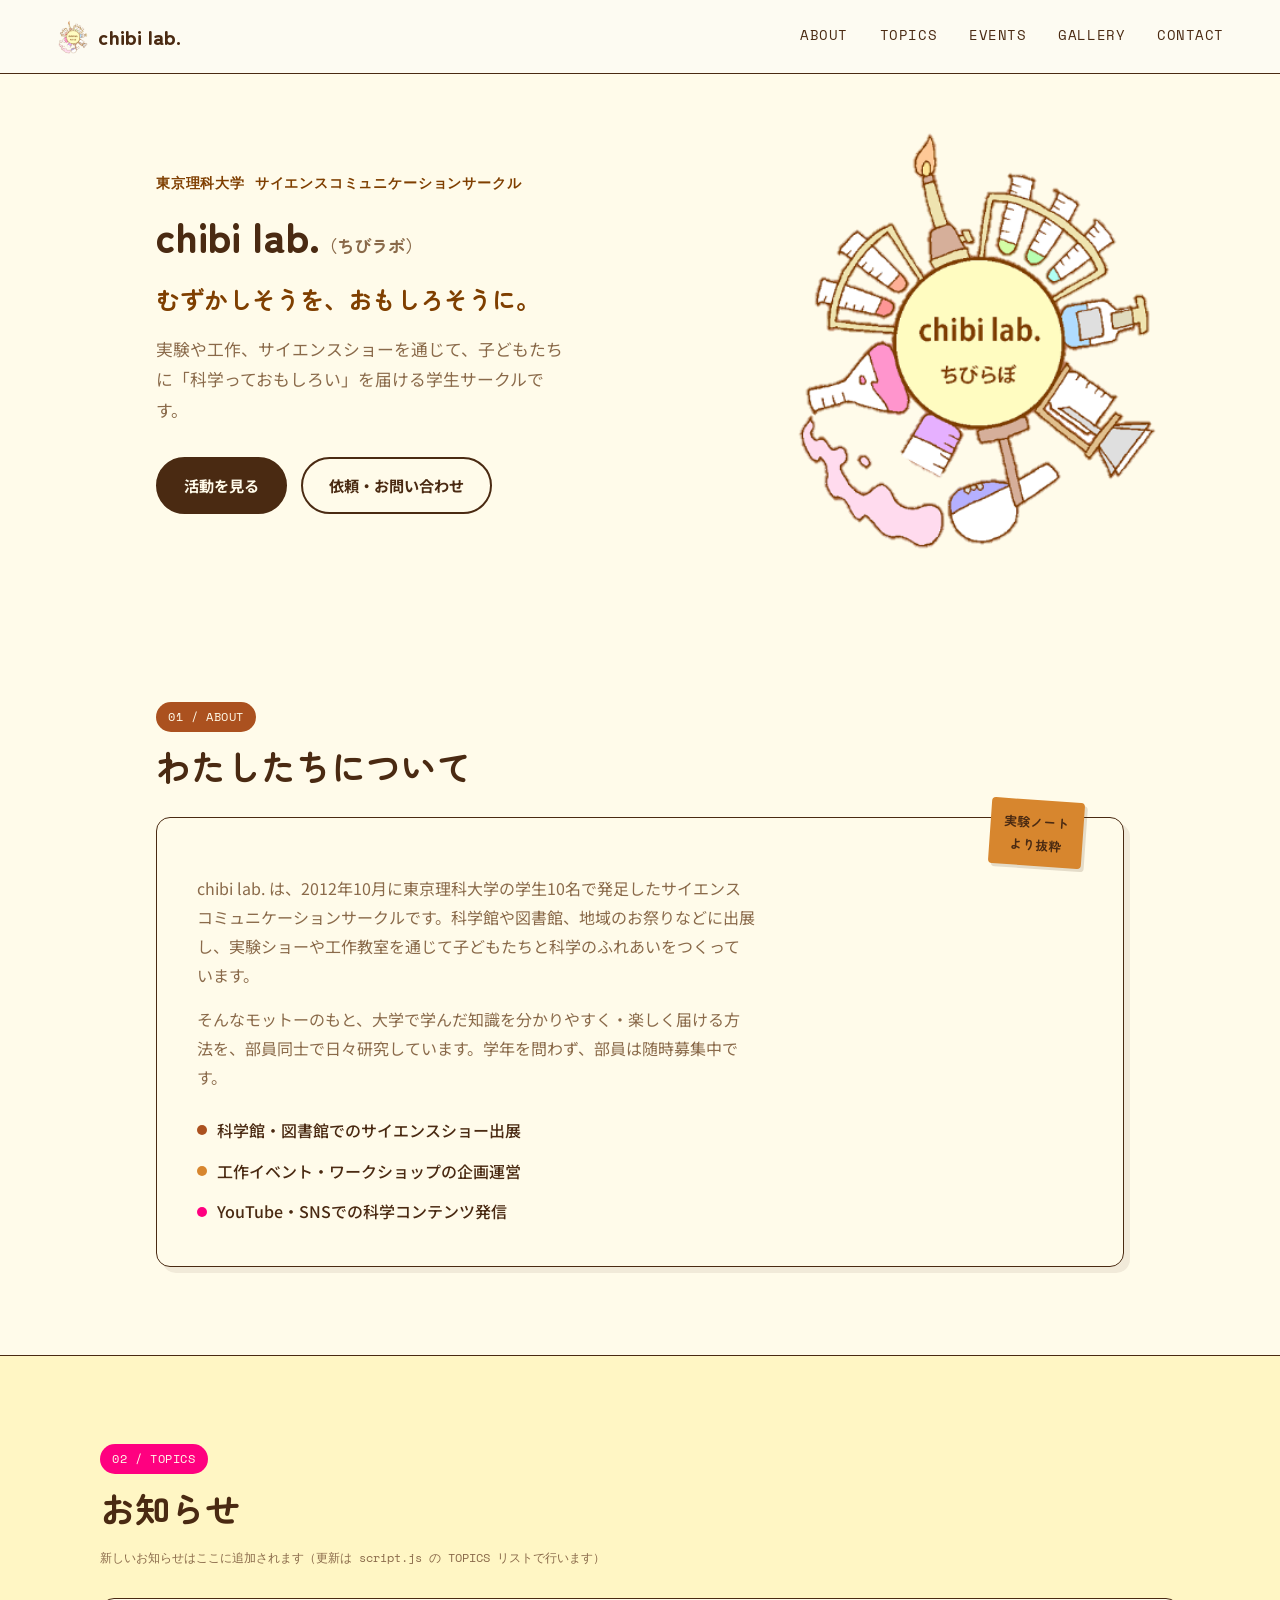
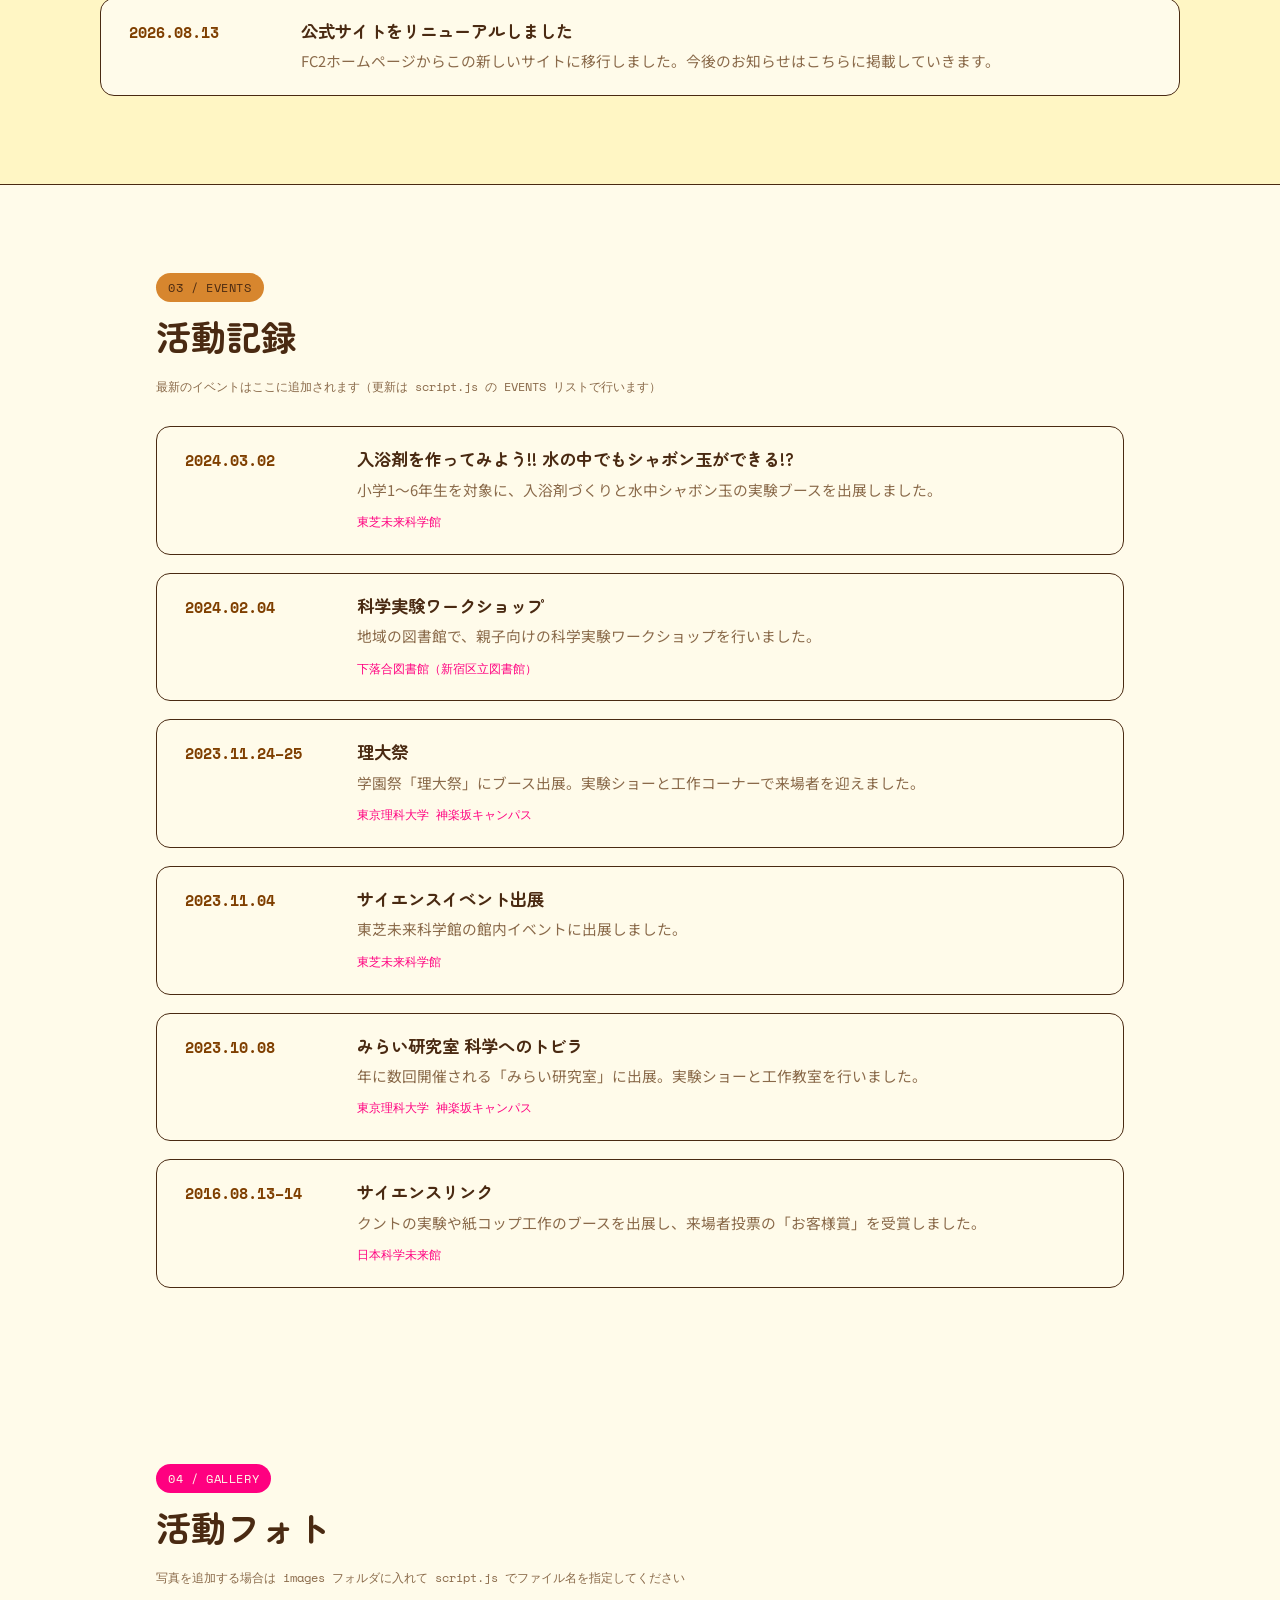
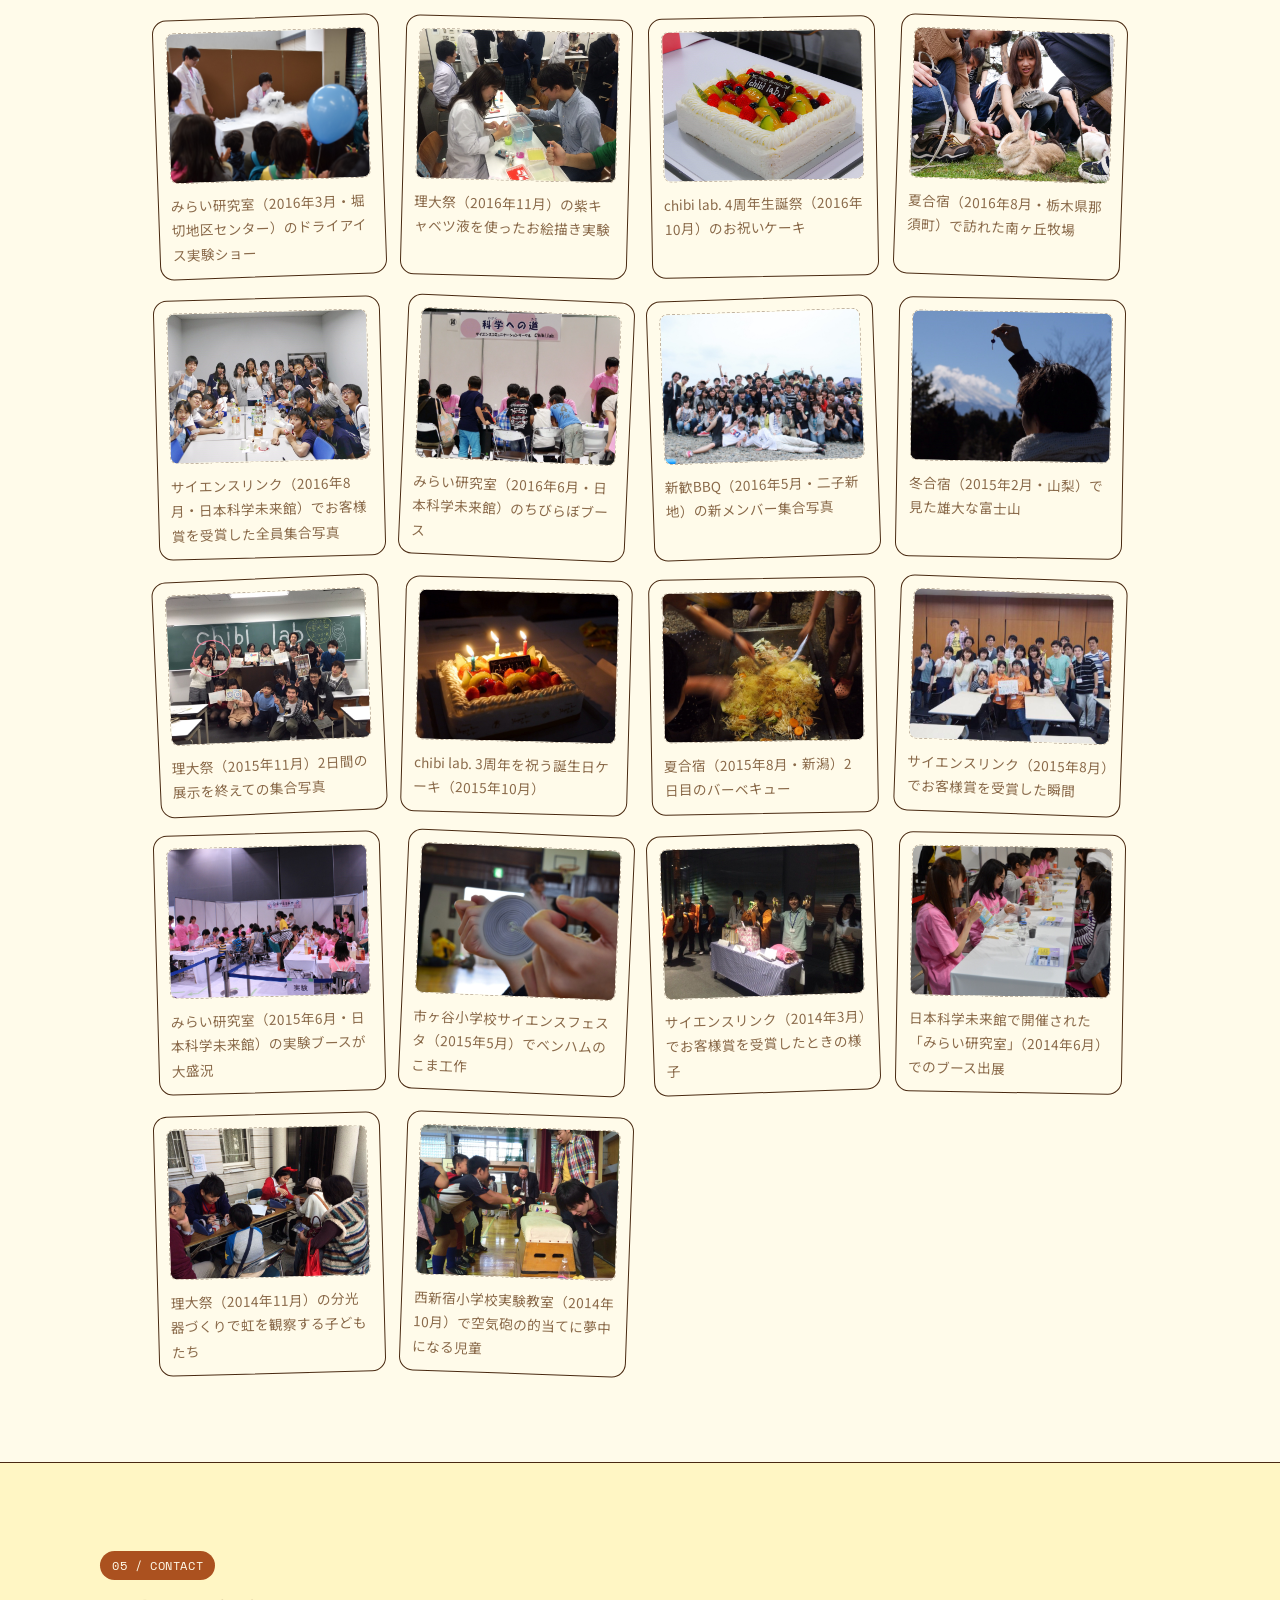
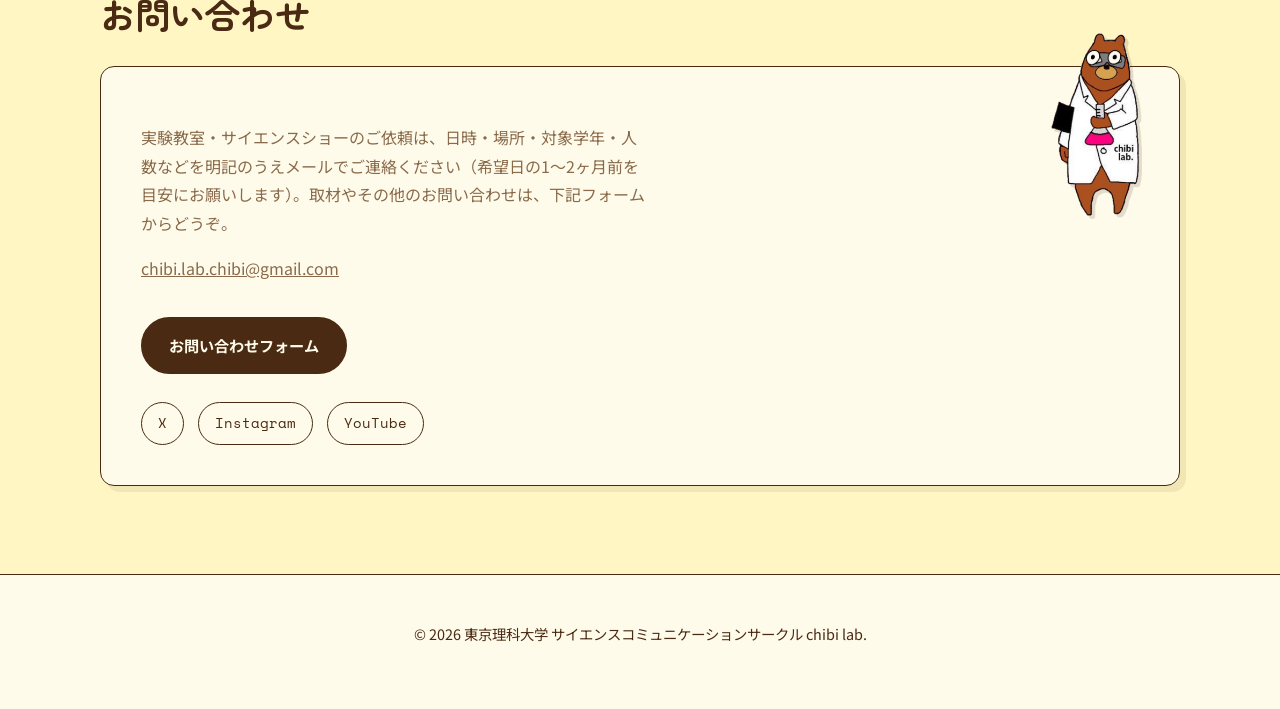
<file: index.html>
<!DOCTYPE html>
<html lang="ja">
<head>
<meta charset="UTF-8">
<meta name="viewport" content="width=device-width, initial-scale=1.0">
<meta name="color-scheme" content="light only">
<meta name="theme-color" content="#FFFBEA">
<link rel="icon" href="images/brand/favicon.png" type="image/png">
<meta name="darkreader-lock" content="">
<title>chibi lab. | 東京理科大学 サイエンスコミュニケーションサークル</title>
<meta name="description" content="東京理科大学 サイエンスコミュニケーションサークル chibi lab. 公式サイト。科学の楽しさを実験やイベントを通じて届けています。">
<meta name="robots" content="noindex, nofollow">

<!-- 
  ============================================
  このファイルについて（後任の方へ）
  ============================================
  ・見た目(色・フォント・レイアウト)は style.css にまとまっています。
  ・ヒーローの文言、ABOUT本文、お知らせ(TOPICS)、イベント情報、ギャラリーの
    写真キャプション、お問い合わせ文言など「よく更新する文章」は
    script.js の一番上に SITE / TOPICS / EVENTS / GALLERY としてまとめてあります。
    HTMLをいじらなくても script.js の中身を書き換えるだけで反映されます。
  ・GALLERYとCONTACTの間には、SECTIONS を使って自由に新しいセクション
    （工作紹介・リンク集など）を追加できます（#custom-sections に自動挿入）。
  ・ABOUT/TOPICS/EVENTS/GALLERYの表示順そのものも、script.js の
    SECTION_ORDER を書き換えるだけで自由に入れ替えられます。
  ・くわしい更新手順は README.md を見てください。
  ============================================
-->

<link rel="preconnect" href="https://fonts.googleapis.com">
<link rel="preconnect" href="https://fonts.gstatic.com" crossorigin>
<link href="https://fonts.googleapis.com/css2?family=Zen+Maru+Gothic:wght@500;700;900&family=Noto+Sans+JP:wght@400;500;700&family=Space+Mono:wght@400;700&display=swap" rel="stylesheet">
<link rel="stylesheet" href="style.css">
</head>
<body>

<!-- ノート方眼の背景レイヤー -->
<div class="grid-bg" aria-hidden="true"></div>

<!-- ヘッダー -->
<header class="site-header">
  <a href="#top" class="logo">
    <img class="logo-badge" src="images/brand/logo.png" alt="" width="34" height="34">
    <span>chibi lab.</span>
  </a>
  <nav class="site-nav">
    <a href="#about">ABOUT</a>
    <a href="#topics">TOPICS</a>
    <a href="#events">EVENTS</a>
    <a href="#gallery">GALLERY</a>
    <a href="#contact">CONTACT</a>
  </nav>
  <button class="nav-toggle" aria-label="メニューを開く" aria-expanded="false">
    <span></span><span></span><span></span>
  </button>
</header>

<main id="top">

  <!-- ヒーロー -->
  <section class="hero">
    <div class="hero-text">
      <h1><span class="hero-org" id="hero-org">東京理科大学 サイエンスコミュニケーションサークル</span>chibi lab.<span class="hero-kana" id="hero-kana">（ちびラボ）</span></h1>
      <p class="hero-tagline" id="hero-tagline">むずかしそうを、おもしろそうに。</p>
      <p class="hero-lead" id="hero-lead">
        実験や工作、サイエンスショーを通じて、子どもたちに
        「科学っておもしろい」を届ける学生サークルです。
      </p>
      <div class="hero-actions">
        <a href="#events" class="btn btn-primary">活動を見る</a>
        <a href="#contact" class="btn btn-ghost">依頼・お問い合わせ</a>
      </div>
    </div>

    <div class="hero-visual">
      <img class="hero-logo" src="images/brand/logo.png" alt="chibi lab.（ちびらぼ）" width="330" height="379">
    </div>
  </section>

  <!-- ABOUT -->
  <section id="about" class="section">
    <div class="section-head">
      <span class="tag tag-teal" id="about-tag">01 / ABOUT</span>
      <h2>わたしたちについて</h2>
    </div>

    <div class="notebook-card about-card">
      <div class="sticky-note">実験ノート<br>より抜粋</div>
      <p id="about-body-1">
        chibi lab. は、2012年10月に東京理科大学の学生10名で発足した
        サイエンスコミュニケーションサークルです。科学館や図書館、地域のお祭りなどに
        出展し、実験ショーや工作教室を通じて子どもたちと科学のふれあいをつくっています。
      </p>
      <p id="about-body-2">
        そんなモットーのもと、大学で学んだ知識を分かりやすく・楽しく届ける方法を、
        部員同士で日々研究しています。所属大学・学年を問わず、部員は随時募集中です。
      </p>
      <ul class="about-points">
        <li><span class="dot dot-teal"></span><span id="about-point-1">科学館・図書館でのサイエンスショー出展</span></li>
        <li><span class="dot dot-amber"></span><span id="about-point-2">工作イベント・ワークショップの企画運営</span></li>
        <li><span class="dot dot-magenta"></span><span id="about-point-3">YouTube・SNSでの科学コンテンツ発信</span></li>
      </ul>
    </div>
  </section>

  <!-- TOPICS -->
  <section id="topics" class="section section-alt">
    <div class="section-head">
      <span class="tag tag-magenta" id="topics-tag">02 / TOPICS</span>
      <h2>お知らせ</h2>
    </div>
    <p class="section-note">新しいお知らせはここに追加されます（更新は script.js の TOPICS リストで行います）</p>

    <div id="topics-list" class="events-list">
      <!-- JSで自動生成されます -->
    </div>
  </section>

  <!-- EVENTS -->
  <section id="events" class="section">
    <div class="section-head">
      <span class="tag tag-amber" id="events-tag">03 / EVENTS</span>
      <h2>活動記録</h2>
    </div>
    <p class="section-note">最新のイベントはここに追加されます（更新は script.js の EVENTS リストで行います）</p>

    <div id="events-list" class="events-list">
      <!-- JSで自動生成されます -->
    </div>
  </section>

  <!-- GALLERY -->
  <section id="gallery" class="section">
    <div class="section-head">
      <span class="tag tag-magenta" id="gallery-tag">04 / GALLERY</span>
      <h2>活動フォト</h2>
    </div>
    <p class="section-note">写真を追加する場合は images フォルダに入れて script.js でファイル名を指定してください</p>

    <div id="gallery-grid" class="gallery-grid">
      <!-- JSで自動生成されます -->
    </div>
  </section>

  <!-- 追加セクション（script.js の SECTIONS で自由に増やせます） -->
  <div id="custom-sections"></div>

  <!-- CONTACT -->
  <section id="contact" class="section section-alt">
    <div class="section-head">
      <span class="tag tag-teal" id="contact-tag">05 / CONTACT</span>
      <h2>お問い合わせ</h2>
    </div>

    <div class="notebook-card contact-card">
      <img class="contact-mascot" src="images/brand/mascot-odoroki.png" alt="" width="88" height="150">
      <p id="contact-body">
        実験教室・サイエンスショーのご依頼は、日時・場所・対象学年・人数などを明記のうえ
        メールでご連絡ください（希望日の1〜2ヶ月前を目安にお願いします）。<br>
        取材やその他のお問い合わせは、下記フォームからどうぞ。
      </p>
      <p><a href="mailto:chibi.lab.chibi@gmail.com" id="contact-email">chibi.lab.chibi@gmail.com</a></p>
      <a href="https://docs.google.com/forms/d/e/1FAIpQLSfsTu5M_ln2tvkn-N3_2mbyWaHF6K3KrXiTiSE6LW2xmBJP7Q/viewform" class="btn btn-primary contact-btn" id="contact-form-link" target="_blank" rel="noopener">お問い合わせフォーム</a>

      <div class="sns-row">
        <a href="https://twitter.com/chibi_lab" id="sns-x" aria-label="X（Twitter）" target="_blank" rel="noopener">X</a>
        <a href="https://www.instagram.com/chibi_lab/" id="sns-instagram" aria-label="Instagram" target="_blank" rel="noopener">Instagram</a>
        <a href="https://www.youtube.com/channel/UCPiOUgdJ0pQmk5F_H9Do_Ig" id="sns-youtube" aria-label="YouTube" target="_blank" rel="noopener">YouTube</a>
      </div>
    </div>
  </section>

</main>

<footer class="site-footer">
  <p>&copy; <span id="year"></span> 東京理科大学 サイエンスコミュニケーションサークル chibi lab.</p>
</footer>

<script src="script.js"></script>
</body>
</html>
</file>
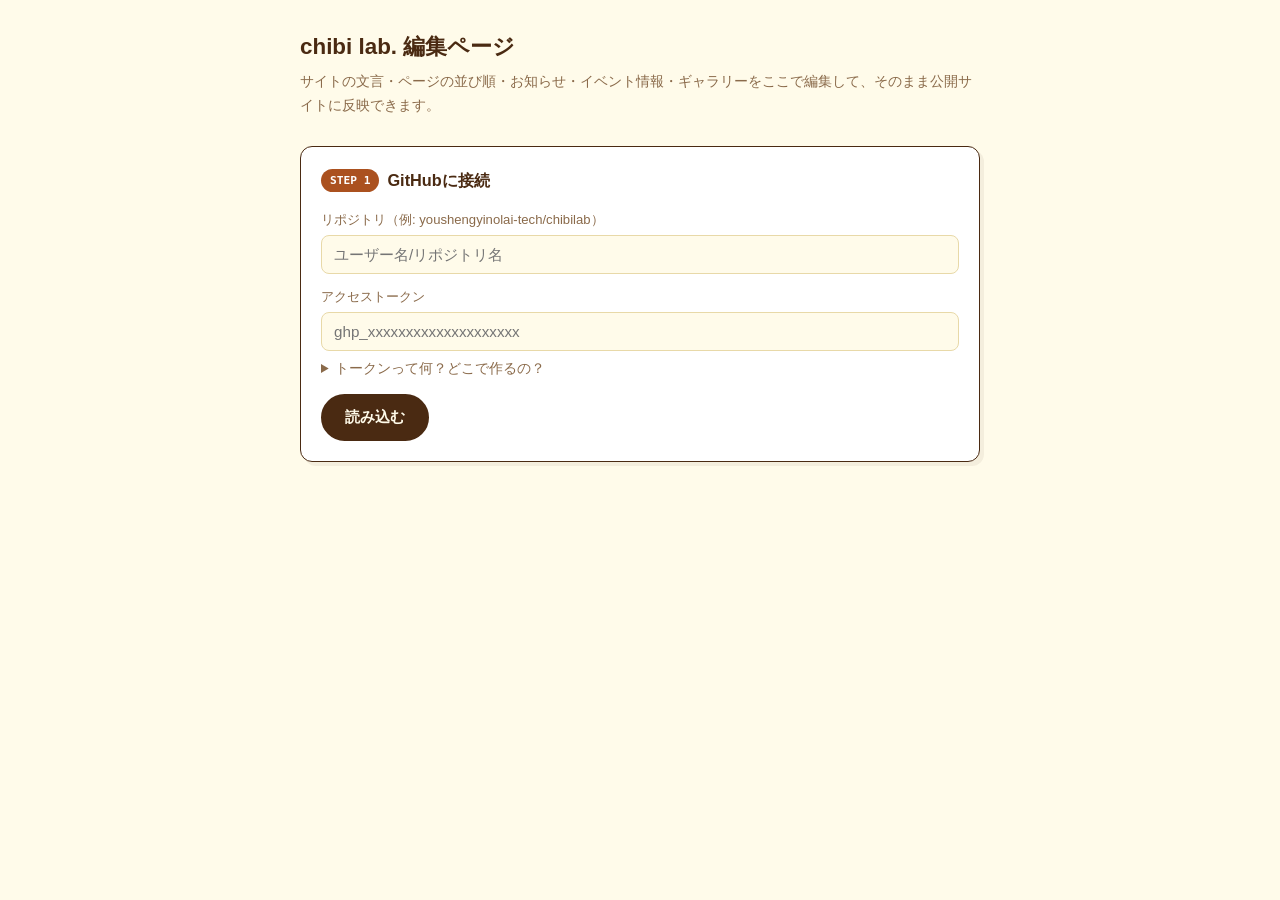
<file: admin.html>
<!DOCTYPE html>
<html lang="ja">
<head>
<meta charset="UTF-8">
<meta name="viewport" content="width=device-width, initial-scale=1.0">
<meta name="color-scheme" content="light only">
<meta name="theme-color" content="#FFFBEA">
<meta name="darkreader-lock" content="">
<title>chibi lab. 編集ページ（管理用・非公開推奨）</title>
<meta name="robots" content="noindex, nofollow">

<!--
  ============================================================
  このページについて
  ------------------------------------------------------------
  ・サイトの文言（ヒーロー・ABOUT・お問い合わせ）、お知らせ、イベント情報、
    ギャラリーを、コードを見ずに書き換えられる「編集フォーム」です。
  ・お知らせは「＋ お知らせを追加」で自由に何件でも追加でき、画像を付ける
    こともできます。
  ・「プレビュー」ボタンで、保存する前に実際の見た目をその場で確認できます。
  ・保存ボタンを押すと、GitHub上の script.js を直接書き換えて
    本番サイトに反映します（1〜2分で公開サイトに反映されます）。
  ・このページ自体は index.html / style.css / script.js と同じ
    リポジトリに admin.html（この見た目）＋ admin.js（この画面の処理）の
    2ファイルとして置いて使います。動作の中身を見たい・直したいときは
    admin.js を開いてください。
  ・くわしい使い方は README.md を見てください。
  ============================================================
-->

<style>
:root {
  --paper: #FFFBEA;
  --paper-alt: #FFF6C4;
  --ink: #4A2A12;
  --ink-soft: #8A6A4A;
  --teal: #AB511F;
  --teal-dark: #7F3F00;
  --amber: #D7862E;
  --magenta: #FF0080;
  --border: #E8D9A8;
  --radius: 12px;
}
* { box-sizing: border-box; }
html { background: var(--paper); color-scheme: light only; }
body {
  margin: 0;
  font-family: "Noto Sans JP", sans-serif;
  background: var(--paper);
  color: var(--ink);
  line-height: 1.7;
}
.wrap { max-width: 720px; margin: 0 auto; padding: 28px 20px 80px; }

h1 { font-size: 1.4rem; margin: 0 0 4px; }
.sub { color: var(--ink-soft); font-size: 0.88rem; margin: 0 0 28px; }

.panel {
  background: #fff;
  border: 1.5px solid var(--ink);
  border-radius: var(--radius);
  padding: 20px;
  margin-bottom: 22px;
  box-shadow: 4px 4px 0 rgba(74,42,18,0.06);
}

.panel h2 {
  font-size: 1.02rem;
  margin: 0 0 14px;
  display: flex;
  align-items: center;
  gap: 8px;
}

.badge {
  font-size: 0.7rem;
  font-family: monospace;
  padding: 2px 9px;
  border-radius: 999px;
  background: var(--teal);
  color: #fff;
}

label {
  display: block;
  font-size: 0.82rem;
  color: var(--ink-soft);
  margin: 12px 0 4px;
}
label:first-of-type { margin-top: 0; }

input[type=text], input[type=password], textarea {
  width: 100%;
  padding: 10px 12px;
  border: 1.5px solid var(--border);
  border-radius: 8px;
  font-family: inherit;
  font-size: 0.95rem;
  background: var(--paper);
  color: var(--ink);
}
textarea { resize: vertical; min-height: 60px; }
input:focus, textarea:focus {
  outline: none;
  border-color: var(--teal);
}

.event-card, .gallery-card {
  border: 1.5px solid var(--border);
  border-radius: 10px;
  padding: 14px 16px;
  margin-bottom: 12px;
  position: relative;
  background: var(--paper-alt);
  touch-action: none;
}

.section-card {
  border: 1.5px solid var(--ink);
  border-radius: 10px;
  padding: 16px 18px;
  margin-bottom: 16px;
  position: relative;
  background: #fff;
  touch-action: none;
}

.event-card input, .event-card textarea,
.gallery-card input,
.section-card > input, .section-card > textarea {
  touch-action: auto;
}

.items-editor { margin-top: 8px; }
.items-editor .event-card { background: var(--paper); }

.remove-btn {
  position: absolute;
  top: 10px;
  right: 10px;
  background: none;
  border: none;
  color: var(--magenta);
  font-size: 0.8rem;
  cursor: pointer;
  font-family: monospace;
}
.remove-btn:hover { text-decoration: underline; }

.add-btn {
  display: block;
  width: 100%;
  padding: 12px;
  border: 1.5px dashed var(--ink-soft);
  border-radius: 8px;
  background: none;
  color: var(--ink-soft);
  font-weight: 700;
  cursor: pointer;
  margin-top: 4px;
}
.add-btn:hover { border-color: var(--teal); color: var(--teal-dark); }

.row2 { display: grid; grid-template-columns: 1fr 1fr; gap: 12px; }

.image-field-row {
  display: flex;
  align-items: center;
  gap: 10px;
  margin-top: 6px;
  flex-wrap: wrap;
}
.image-thumb {
  width: 56px;
  height: 56px;
  object-fit: cover;
  border-radius: 6px;
  border: 1.5px solid var(--border);
  background: var(--paper);
}
.image-upload-btn {
  display: inline-block;
  padding: 8px 14px;
  border: 1.5px dashed var(--ink-soft);
  border-radius: 8px;
  color: var(--ink-soft);
  font-size: 0.85rem;
  font-weight: 700;
  cursor: pointer;
  white-space: nowrap;
}
.image-upload-btn:hover { border-color: var(--teal); color: var(--teal-dark); }
.image-upload-status {
  font-size: 0.8rem;
  font-family: monospace;
  color: var(--ink-soft);
}
.image-upload-status.busy { color: var(--teal-dark); }
.image-upload-status.err { color: var(--magenta); }

.save-bar {
  position: sticky;
  bottom: 0;
  background: var(--paper);
  border-top: 1.5px solid var(--ink);
  padding: 14px 20px;
  margin: 0 -20px -80px;
  display: flex;
  gap: 10px;
  align-items: center;
}

.preview-overlay {
  position: fixed;
  inset: 0;
  z-index: 100;
  background: rgba(29, 20, 10, 0.6);
  display: flex;
  flex-direction: column;
  padding: 16px;
}

.preview-bar {
  display: flex;
  justify-content: space-between;
  align-items: center;
  gap: 12px;
  color: #fff;
  font-size: 0.85rem;
  margin-bottom: 10px;
}

.preview-bar .btn {
  padding: 8px 18px;
  background: var(--paper);
}

.preview-frame {
  flex: 1;
  width: 100%;
  border: none;
  border-radius: 10px;
  background: #fff;
}

.btn {
  padding: 12px 22px;
  border-radius: 999px;
  border: 2px solid var(--ink);
  font-weight: 700;
  cursor: pointer;
  font-size: 0.92rem;
}
.btn-primary { background: var(--ink); color: var(--paper); }
.btn-primary:disabled { opacity: 0.5; cursor: default; }
.btn:disabled { opacity: 0.45; cursor: default; }

.drag-handle {
  cursor: grab;
  display: inline-block;
  padding: 6px 10px;
  margin-right: 6px;
  border-radius: 4px;
  color: var(--ink-soft);
  font-size: 0.95rem;
  user-select: none;
  vertical-align: middle;
  touch-action: none;
}
.drag-handle:hover { background: var(--border); color: var(--ink); }
.drag-handle:active { cursor: grabbing; }

.card-dragging {
  opacity: 0.92;
  box-shadow: 0 8px 18px rgba(74,42,18,0.28);
  position: relative;
  z-index: 2;
}

.status {
  font-size: 0.85rem;
  font-family: monospace;
}
.status.ok { color: var(--teal-dark); }
.status.err { color: var(--magenta); }
.status.busy { color: var(--ink-soft); }

.setup-note {
  font-size: 0.82rem;
  color: var(--ink-soft);
  background: var(--paper-alt);
  border-radius: 8px;
  padding: 12px 14px;
  margin-top: 10px;
}
.setup-note a { color: var(--teal-dark); }

details summary {
  cursor: pointer;
  font-size: 0.85rem;
  color: var(--ink-soft);
  margin-top: 6px;
}
</style>
</head>
<body>
<div class="wrap">
  <h1>chibi lab. 編集ページ</h1>
  <p class="sub">サイトの文言・ページの並び順・お知らせ・イベント情報・ギャラリーをここで編集して、そのまま公開サイトに反映できます。</p>

  <!-- 接続設定 -->
  <div class="panel">
    <h2><span class="badge">STEP 1</span> GitHubに接続</h2>
    <label>リポジトリ（例: youshengyinolai-tech/chibilab）</label>
    <input type="text" id="repoInput" placeholder="ユーザー名/リポジトリ名">

    <label>アクセストークン</label>
    <input type="password" id="tokenInput" placeholder="ghp_xxxxxxxxxxxxxxxxxxxx">

    <details>
      <summary>トークンって何？どこで作るの？</summary>
      <div class="setup-note">
        GitHubの「Settings → Developer settings → Personal access tokens →
        Fine-grained tokens」から発行できます。<br>
        このリポジトリだけに絞った権限（Contents: Read and write）で作れば、
        万一トークンが漏れても他のリポジトリには影響しません。<br>
        発行したトークンはこのページのブラウザに保存されるだけで、
        外部には送信されません（GitHub本体との通信のみです）。
      </div>
    </details>

    <button class="btn btn-primary" id="connectBtn" style="margin-top:14px;">読み込む</button>
    <span class="status" id="connectStatus"></span>
  </div>

  <!-- サイト文言編集 -->
  <div class="panel" id="sitePanel" style="display:none;">
    <h2><span class="badge">STEP 2</span> サイト全体の文言</h2>

    <label>団体名（見出し上部の小さい文字）</label>
    <input type="text" id="site-heroOrg">

    <label>読み仮名（「chibi lab.」の後ろにつく文字）</label>
    <input type="text" id="site-heroKana">

    <label>キャッチコピー</label>
    <input type="text" id="site-heroTagline">

    <label>ヒーローの説明文</label>
    <textarea id="site-heroLead"></textarea>

    <label>ABOUT本文（1段落目）</label>
    <textarea id="site-aboutBody1"></textarea>

    <label>ABOUT本文（2段落目）</label>
    <textarea id="site-aboutBody2"></textarea>

    <label>ABOUTの活動ポイント（3つ）</label>
    <input type="text" id="site-aboutPoint1" style="margin-bottom:8px;">
    <input type="text" id="site-aboutPoint2" style="margin-bottom:8px;">
    <input type="text" id="site-aboutPoint3">

    <label>お問い合わせ本文</label>
    <textarea id="site-contactBody"></textarea>

    <label>お問い合わせメールアドレス</label>
    <input type="text" id="site-contactEmail">

    <label>お問い合わせフォームURL</label>
    <input type="text" id="site-contactFormUrl">

    <label>X（Twitter）URL</label>
    <input type="text" id="site-snsX" style="margin-bottom:8px;">
    <label>Instagram URL</label>
    <input type="text" id="site-snsInstagram" style="margin-bottom:8px;">
    <label>YouTube URL</label>
    <input type="text" id="site-snsYoutube">
  </div>

  <!-- ページの並び順 -->
  <div class="panel" id="orderPanel" style="display:none;">
    <h2><span class="badge" style="background:var(--magenta);">STEP 3</span> ページの並び順</h2>
    <p class="setup-note">
      ABOUT・お知らせ・イベント情報・ギャラリー・STEP7で作った追加セクションの
      表示順を、ドラッグで自由に入れ替えられます（並び順はナビゲーションにも
      反映されます）。追加セクションをABOUTより上に持ってくることもできます。
      固定ブロックの「非表示にする」を押すと、そのブロックごとサイトから消せます
      （中身は消えず、いつでも下のボタンから元に戻せます）。
    </p>
    <div id="orderList"></div>
    <div id="hiddenOrderList" style="margin-top:12px;"></div>
  </div>

  <!-- お知らせ編集 -->
  <div class="panel" id="topicsPanel" style="display:none;">
    <h2><span class="badge" style="background:var(--amber);color:var(--ink);">STEP 4</span> お知らせ</h2>
    <div id="topicsList"></div>
    <button class="add-btn" id="addTopicBtn">＋ お知らせを追加</button>
  </div>

  <!-- イベント編集 -->
  <div class="panel" id="eventsPanel" style="display:none;">
    <h2><span class="badge" style="background:var(--magenta);">STEP 5</span> イベント情報</h2>
    <div id="eventsList"></div>
    <button class="add-btn" id="addEventBtn">＋ イベントを追加</button>
  </div>

  <!-- ギャラリー編集 -->
  <div class="panel" id="galleryPanel" style="display:none;">
    <h2><span class="badge">STEP 6</span> ギャラリー</h2>
    <div id="galleryList"></div>
    <button class="add-btn" id="addPhotoBtn">＋ 写真を追加</button>
  </div>

  <!-- 追加セクション編集 -->
  <div class="panel" id="sectionsPanel" style="display:none;">
    <h2><span class="badge" style="background:var(--amber);color:var(--ink);">STEP 7</span> 新しいセクション</h2>
    <p class="setup-note">
      ABOUTやEVENTSと同じように、独立した新しいセクションをいくつでも自由に
      追加できます（工作紹介、リンク集、クイズなど）。上のナビゲーションにも
      自動で追加されます。サイト上でどこに表示するか（一番上にする、GALLERYの
      後ろにする等）や、不要になったセクションの削除は
      「STEP 3 ページの並び順」からまとめて操作できます。
    </p>
    <div id="sectionsList"></div>
    <button class="add-btn" id="addSectionBtn">＋ セクションを追加</button>
  </div>

  <div class="save-bar" id="saveBar" style="display:none;">
    <button class="btn" id="undoBtn" disabled>↶ 元に戻す</button>
    <button class="btn" id="restoreBtn">読み込み時点に復元</button>
    <button class="btn" id="previewBtn">プレビュー</button>
    <button class="btn btn-primary" id="saveBtn">保存してサイトに反映</button>
    <span class="status" id="saveStatus"></span>
  </div>
</div>

<!-- プレビュー -->
<div class="preview-overlay" id="previewOverlay" style="display:none;">
  <div class="preview-bar">
    <span>プレビュー（まだ保存されていません。実際の見た目の確認用です）</span>
    <button class="btn" id="closePreviewBtn">閉じる</button>
  </div>
  <iframe id="previewFrame" class="preview-frame" title="プレビュー"></iframe>
</div>

<script src="admin.js"></script>
</body>
</html>
</file>
<file: style.css>
/* ============================================================
   chibi lab. デモサイト スタイル
   ------------------------------------------------------------
   トークン（色・フォント）はすべて :root にまとめてあります。
   色を変えたい時はここだけ触れば全体に反映されます。
   ============================================================ */

:root {
  /* カラー：ロゴ＆ラボくま君から抽出したブランドカラー */
  --paper:      #FFFBEA;
  --paper-alt:  #FFF6C4;
  --ink:        #4A2A12;
  --ink-soft:   #8A6A4A;
  --grid-line:  #F0E2B0;

  --teal:       #AB511F;
  --teal-dark:  #7F3F00;
  --amber:      #D7862E;
  --magenta:    #FF0080;

  --font-display: "Zen Maru Gothic", sans-serif;
  --font-body:    "Noto Sans JP", sans-serif;
  --font-mono:    "Space Mono", monospace;

  --radius: 14px;
  --max-width: 1080px;
}

* { box-sizing: border-box; }

html {
  scroll-behavior: smooth;
  background-color: #FFFBEA !important;
  color-scheme: light only;
}

body {
  background-color: #FFFBEA !important;
  color: #4A2A12 !important;
}

@media (prefers-reduced-motion: reduce) {
  html { scroll-behavior: auto; }
  * { animation-duration: 0.001ms !important; transition-duration: 0.001ms !important; }
}

body {
  margin: 0;
  font-family: var(--font-body);
  color: var(--ink);
  background: var(--paper);
  line-height: 1.8;
  -webkit-font-smoothing: antialiased;
}

h1, h2, h3 {
  font-family: var(--font-display);
  margin: 0;
  line-height: 1.35;
}

a { color: inherit; }

/* 方眼ノート背景 */
.grid-bg {
  position: fixed;
  inset: 0;
  z-index: -1;
  background-image:
    linear-gradient(var(--grid-line) 1px, transparent 1px),
    linear-gradient(90deg, var(--grid-line) 1px, transparent 1px);
  background-size: 28px 28px;
  opacity: 0.55;
}

/* ============ ヘッダー ============ */
.site-header {
  position: sticky;
  top: 0;
  z-index: 50;
  display: flex;
  align-items: center;
  justify-content: space-between;
  padding: 18px clamp(20px, 5vw, 56px);
  background: rgba(253, 251, 243, 0.88);
  backdrop-filter: blur(6px);
  border-bottom: 1.5px solid var(--ink);
}

.logo {
  display: flex;
  align-items: center;
  gap: 8px;
  text-decoration: none;
  color: var(--ink);
  font-family: var(--font-display);
  font-weight: 900;
  font-size: 1.3rem;
}

.logo-badge { width: 34px; height: 34px; object-fit: contain; }

.site-nav {
  display: flex;
  gap: clamp(16px, 3vw, 32px);
  font-family: var(--font-mono);
  font-size: 0.85rem;
  letter-spacing: 0.04em;
}

.site-nav a {
  text-decoration: none;
  position: relative;
  padding-bottom: 3px;
}

.site-nav a::after {
  content: "";
  position: absolute;
  left: 0; right: 0; bottom: -2px;
  height: 2px;
  background: var(--magenta);
  transform: scaleX(0);
  transform-origin: left;
  transition: transform 0.25s ease;
}

.site-nav a:hover::after,
.site-nav a:focus-visible::after { transform: scaleX(1); }

.nav-toggle {
  display: none;
  flex-direction: column;
  gap: 5px;
  background: none;
  border: none;
  cursor: pointer;
  padding: 6px;
}
.nav-toggle span {
  width: 24px; height: 2.5px;
  background: var(--ink);
  border-radius: 2px;
}

/* ============ ヒーロー ============ */
.hero {
  position: relative;
  max-width: var(--max-width);
  margin: 0 auto;
  padding: clamp(48px, 8vw, 100px) clamp(20px, 5vw, 56px);
  overflow: hidden;
}

.hero-text {
  position: relative;
  z-index: 1;
  max-width: 620px;
}

.hero h1 {
  font-size: clamp(1.8rem, 4vw, 2.6rem);
  font-weight: 900;
  color: var(--ink);
}

.hero-org {
  display: block;
  font-family: var(--font-mono);
  font-weight: 700;
  color: var(--teal-dark);
  font-size: 0.85rem;
  letter-spacing: 0.06em;
  margin: 0 0 14px;
}

.hero-kana {
  font-size: 0.42em;
  font-weight: 700;
  color: var(--ink-soft);
}

.hero-tagline {
  margin: 14px 0 0;
  font-family: var(--font-display);
  font-weight: 700;
  font-size: clamp(1.15rem, 2.4vw, 1.5rem);
  color: var(--teal-dark);
}

.hero-lead {
  margin: 14px 0 32px;
  color: var(--ink-soft);
  font-size: 1.05rem;
  max-width: 46ch;
}

.hero-actions { display: flex; gap: 14px; flex-wrap: wrap; }

.btn {
  display: inline-block;
  padding: 13px 26px;
  border-radius: 999px;
  text-decoration: none;
  font-weight: 700;
  font-size: 0.95rem;
  border: 2px solid var(--ink);
  transition: transform 0.15s ease, box-shadow 0.15s ease;
}
.btn:hover, .btn:focus-visible { transform: translateY(-2px); }
.btn:focus-visible { outline: 3px solid var(--teal); outline-offset: 2px; }

.btn-primary {
  background: var(--ink);
  color: var(--paper);
}
.btn-primary:hover { box-shadow: 4px 4px 0 var(--magenta); }

.btn-ghost {
  background: transparent;
  color: var(--ink);
}
.btn-ghost:hover { box-shadow: 4px 4px 0 var(--teal); }

.hero-visual {
  position: absolute;
  top: 50%;
  right: clamp(0px, 1vw, 24px);
  transform: translateY(-50%);
  z-index: 0;
  pointer-events: none;
}

.hero-logo {
  width: min(380px, 40vw);
  height: auto;
  animation: float 4s ease-in-out infinite;
}

@media (max-width: 900px) {
  .hero-visual { position: static; transform: none; margin-top: 32px; text-align: center; }
  .hero-logo { width: min(320px, 70vw); }
  .hero-text { max-width: none; }
}

@keyframes float {
  0%, 100% { transform: translateY(0); }
  50%      { transform: translateY(-10px); }
}

/* ============ セクション共通 ============ */
.section {
  max-width: var(--max-width);
  margin: 0 auto;
  padding: clamp(48px, 7vw, 88px) clamp(20px, 5vw, 56px);
}

.section-alt {
  max-width: none;
  background: var(--paper-alt);
  border-top: 1.5px solid var(--ink);
  border-bottom: 1.5px solid var(--ink);
}
.section-alt > * { max-width: var(--max-width); margin-left: auto; margin-right: auto; }
.section-alt .section-head,
.section-alt .section-note,
.section-alt .events-list { max-width: var(--max-width); margin-left: auto; margin-right: auto; }

.section-head {
  display: flex;
  flex-direction: column;
  gap: 10px;
  margin-bottom: 28px;
}

.tag {
  display: inline-block;
  align-self: flex-start;
  font-family: var(--font-mono);
  font-size: 0.75rem;
  letter-spacing: 0.05em;
  padding: 4px 12px;
  border-radius: 999px;
  color: var(--paper);
}
.tag-teal { background: var(--teal); }
.tag-amber { background: var(--amber); color: var(--ink); }
.tag-magenta { background: var(--magenta); }

.section-head h2 {
  font-size: clamp(1.6rem, 3.5vw, 2.2rem);
}

.section-note {
  font-family: var(--font-mono);
  font-size: 0.78rem;
  color: var(--ink-soft);
  margin: -12px 0 28px;
}

/* ============ ノート風カード ============ */
.notebook-card {
  position: relative;
  background: var(--paper);
  border: 1.5px solid var(--ink);
  border-radius: var(--radius);
  padding: clamp(24px, 4vw, 40px);
  box-shadow: 6px 6px 0 rgba(74,42,18,0.08);
}

.sticky-note {
  position: absolute;
  top: -18px;
  right: clamp(16px, 4vw, 40px);
  background: var(--amber);
  color: var(--ink);
  font-family: var(--font-display);
  font-weight: 700;
  font-size: 0.8rem;
  text-align: center;
  padding: 10px 14px;
  border-radius: 4px;
  transform: rotate(4deg);
  box-shadow: 3px 3px 0 rgba(74,42,18,0.15);
}

.about-card p { color: var(--ink-soft); max-width: 62ch; }

.about-points {
  list-style: none;
  padding: 0;
  margin: 24px 0 0;
  display: grid;
  gap: 12px;
}
.about-points li {
  display: flex;
  align-items: center;
  gap: 10px;
  font-weight: 500;
}
.dot { width: 10px; height: 10px; border-radius: 50%; flex-shrink: 0; }
.dot-teal { background: var(--teal); }
.dot-amber { background: var(--amber); }
.dot-magenta { background: var(--magenta); }

/* ============ イベント一覧 ============ */
.events-list {
  display: grid;
  gap: 18px;
}

.event-entry {
  display: grid;
  grid-template-columns: 140px 1fr;
  gap: clamp(14px, 3vw, 32px);
  padding: 20px clamp(16px, 3vw, 28px);
  background: var(--paper);
  border: 1.5px solid var(--ink);
  border-radius: var(--radius);
  align-items: start;
}

.event-date {
  font-family: var(--font-mono);
  font-weight: 700;
  color: var(--teal-dark);
  font-size: 0.95rem;
}

.event-body h3 {
  font-size: 1.08rem;
  margin-bottom: 6px;
}

.event-body p {
  margin: 0;
  color: var(--ink-soft);
  font-size: 0.92rem;
}

.event-location {
  display: inline-block;
  margin-top: 8px;
  font-family: var(--font-mono);
  font-size: 0.75rem;
  color: var(--magenta);
}

.topic-image {
  display: block;
  margin-top: 12px;
  max-width: 260px;
  width: 100%;
  border-radius: 8px;
  border: 1.5px solid var(--ink);
}

/* ============ ギャラリー ============ */
.gallery-grid {
  display: grid;
  grid-template-columns: repeat(auto-fill, minmax(220px, 1fr));
  gap: 20px;
}

.photo-card {
  background: var(--paper);
  border: 1.5px solid var(--ink);
  border-radius: var(--radius);
  padding: 12px;
  transform: rotate(var(--tilt, 0deg));
  transition: transform 0.2s ease;
}
.photo-card:hover { transform: rotate(0deg) translateY(-4px); }

.photo-placeholder {
  aspect-ratio: 4 / 3;
  border-radius: 8px;
  display: flex;
  align-items: center;
  justify-content: center;
  font-family: var(--font-mono);
  font-weight: 700;
  font-size: 0.8rem;
  color: var(--ink);
  border: 1.5px dashed rgba(74,42,18,0.35);
  margin-bottom: 10px;
}

.photo-caption {
  margin: 0;
  font-size: 0.85rem;
  color: var(--ink-soft);
}

/* ============ 追加セクションの項目カード ============ */
.items-grid {
  display: grid;
  grid-template-columns: repeat(auto-fill, minmax(240px, 1fr));
  gap: 20px;
}

.item-card {
  background: var(--paper);
  border: 1.5px solid var(--ink);
  border-radius: var(--radius);
  padding: 18px;
  box-shadow: 4px 4px 0 rgba(74,42,18,0.08);
}

.item-card img {
  display: block;
  width: 100%;
  aspect-ratio: 4 / 3;
  object-fit: cover;
  border-radius: 8px;
  margin-bottom: 12px;
}

.item-card h3 { font-size: 1.05rem; margin-bottom: 6px; }
.item-card p { margin: 0; color: var(--ink-soft); font-size: 0.92rem; }

.item-link {
  display: inline-block;
  margin-top: 10px;
  font-family: var(--font-mono);
  font-size: 0.78rem;
  color: var(--magenta);
  text-decoration: none;
}
.item-link:hover { text-decoration: underline; }

/* ============ コンタクト ============ */
.contact-card p { color: var(--ink-soft); max-width: 56ch; }
.contact-btn { margin-top: 18px; }

.contact-mascot {
  position: absolute;
  top: -34px;
  right: clamp(16px, 4vw, 40px);
  width: 88px;
  height: auto;
  filter: drop-shadow(3px 3px 0 rgba(74,42,18,0.15));
}
@media (max-width: 560px) {
  .contact-mascot { display: none; }
}

.sns-row {
  display: flex;
  gap: 14px;
  margin-top: 28px;
}
.sns-row a {
  text-decoration: none;
  font-family: var(--font-mono);
  font-size: 0.85rem;
  border: 1.5px solid var(--ink);
  padding: 8px 16px;
  border-radius: 999px;
  transition: background 0.15s ease, color 0.15s ease;
}
.sns-row a:hover {
  background: var(--ink);
  color: var(--paper);
}

/* ============ フッター ============ */
.site-footer {
  text-align: center;
  padding: 32px 20px 48px;
  font-size: 0.9rem;
  color: var(--ink);
}
.footer-sub {
  font-family: var(--font-mono);
  font-size: 0.78rem;
  color: var(--ink-soft);
  margin-top: 8px;
}

/* ============ レスポンシブ ============ */
@media (max-width: 780px) {
  .site-nav {
    display: none;
    position: absolute;
    top: 100%;
    left: 0; right: 0;
    flex-direction: column;
    gap: 0;
    background: var(--paper);
    border-bottom: 1.5px solid var(--ink);
    padding: 6px 24px 18px;
  }
  .site-nav.nav-open { display: flex; }
  .site-nav a { padding: 12px 0; border-bottom: 1px solid var(--grid-line); }
  .nav-toggle { display: flex; }
  .event-entry { grid-template-columns: 1fr; }
}
</file>
